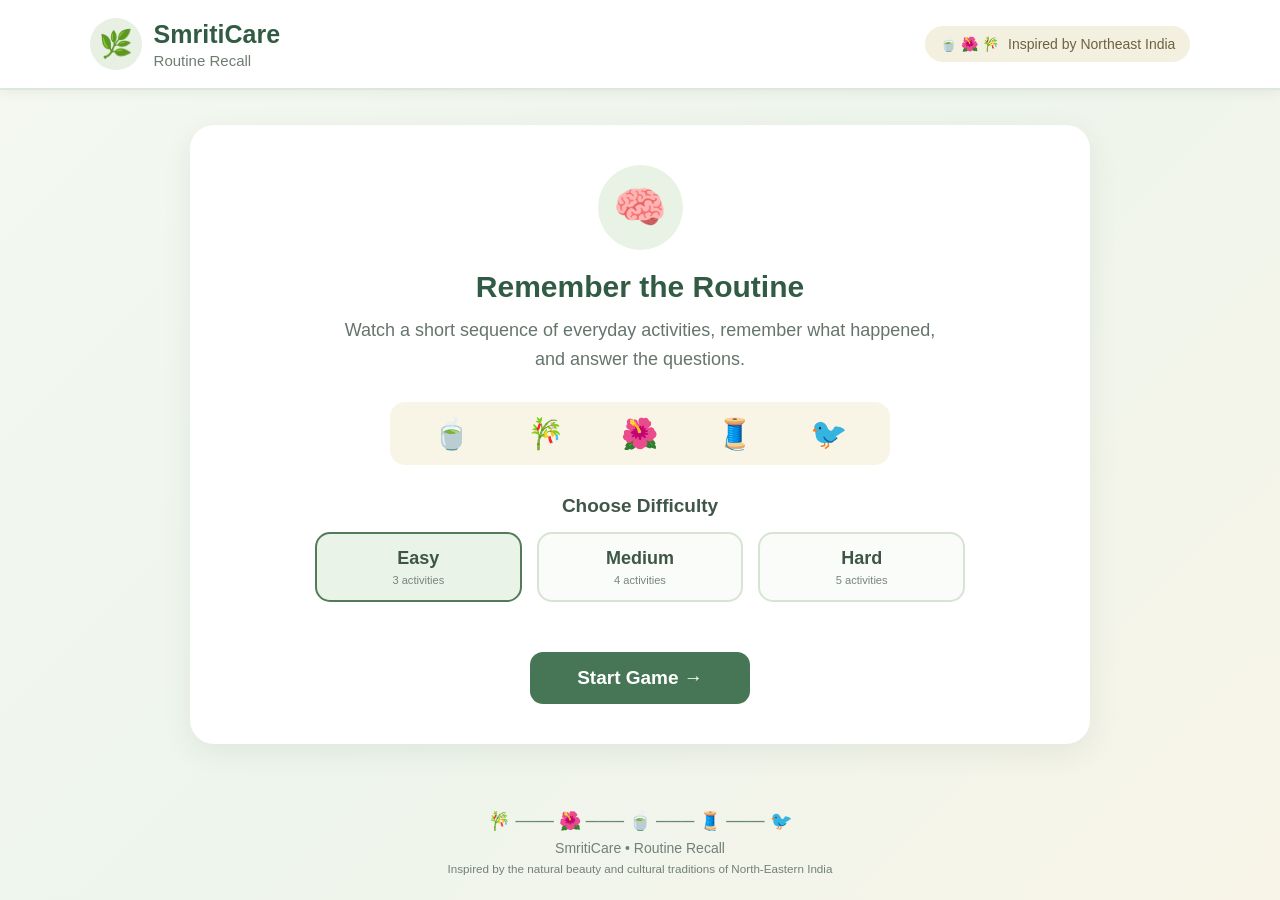
<file: games/routine-recall-game/routine.html>
<!DOCTYPE html>
<html lang="en">
<head>
    <meta charset="UTF-8">
    <meta name="viewport" content="width=device-width, initial-scale=1.0">

    <title>SmritiCare - Routine Recall</title>

    <link rel="stylesheet" href="routine.css">
</head>

<body>

    <div class="page-wrapper">

        <!-- HEADER -->
        <header class="game-header">

            <div class="brand">
                <div class="brand-icon">🌿</div>

                <div>
                    <h1>SmritiCare</h1>
                    <p>Routine Recall</p>
                </div>
            </div>

            <div class="cultural-badge">
                🍵 🌺 🎋
                <span>Inspired by Northeast India</span>
            </div>

        </header>


        <!-- MAIN GAME -->
        <main class="game-container">

            <!-- INTRO -->
            <section id="introScreen" class="screen">

                <div class="welcome-icon">🧠</div>

                <h2>Remember the Routine</h2>

                <p class="intro-text">
                    Watch a short sequence of everyday activities,
                    remember what happened, and answer the questions.
                </p>

                <div class="cultural-strip">
                    <span>🍵</span>
                    <span>🎋</span>
                    <span>🌺</span>
                    <span>🧵</span>
                    <span>🐦</span>
                </div>

                <div class="difficulty-section">

                    <h3>Choose Difficulty</h3>

                    <div class="difficulty-buttons">

                        <button class="difficulty-btn active"
                                data-difficulty="easy">
                            <strong>Easy</strong>
                            <small>3 activities</small>
                        </button>

                        <button class="difficulty-btn"
                                data-difficulty="medium">
                            <strong>Medium</strong>
                            <small>4 activities</small>
                        </button>

                        <button class="difficulty-btn"
                                data-difficulty="hard">
                            <strong>Hard</strong>
                            <small>5 activities</small>
                        </button>

                    </div>

                </div>

                <button id="startBtn" class="primary-btn">
                    Start Game →
                </button>

            </section>


            <!-- SEQUENCE SCREEN -->
            <section id="sequenceScreen" class="screen hidden">

                <div class="progress-area">

                    <div class="progress-info">
                        <span>Remember this routine</span>
                        <span id="sequenceTimer">10</span>
                    </div>

                    <div class="progress-bar">
                        <div id="sequenceProgress"></div>
                    </div>

                </div>

                <h2>What happened during the routine?</h2>

                <p class="instruction">
                    Take your time and remember the order.
                </p>

                <div id="sequenceContainer" class="sequence-container">
                </div>

                <button id="readyBtn" class="primary-btn">
                    I'm Ready →
                </button>

            </section>


            <!-- QUESTION SCREEN -->
            <section id="questionScreen" class="screen hidden">

                <div class="question-header">

                    <div class="question-number">
                        Question <span id="questionNumber">1</span>
                    </div>

                    <div class="score-display">
                        ⭐ <span id="scoreDisplay">0</span>
                    </div>

                </div>

                <div class="question-card">

                    <div class="question-icon">
                        🧠
                    </div>

                    <h2 id="questionText">
                        What happened first?
                    </h2>

                </div>

                <div id="optionsContainer" class="options-container">
                </div>

                <div id="feedback" class="feedback hidden">
                </div>

                <button id="nextBtn" class="primary-btn hidden">
                    Next Question →
                </button>

            </section>


            <!-- RESULT SCREEN -->
            <section id="resultScreen" class="screen hidden">

                <div class="result-icon">
                    🌺
                </div>

                <h2>Routine Complete!</h2>

                <p class="result-message">
                    Great job remembering the routine.
                </p>

                <div class="result-card">

                    <div class="result-item">
                        <span>⭐</span>
                        <strong id="finalScore">0</strong>
                        <small>Score</small>
                    </div>

                    <div class="result-item">
                        <span>🎯</span>
                        <strong id="finalCorrect">0</strong>
                        <small>Correct</small>
                    </div>

                    <div class="result-item">
                        <span>⏱️</span>
                        <strong id="finalTime">0s</strong>
                        <small>Time</small>
                    </div>

                </div>

                <div class="cultural-message">
                    🍵 Take a moment to relax and enjoy the day 🌿
                </div>

                <button id="restartBtn" class="primary-btn">
                    Play Again ↻
                </button>

            </section>

        </main>


        <!-- FOOTER -->
        <footer>

            <div class="footer-pattern">
                🎋 ─── 🌺 ─── 🍵 ─── 🧵 ─── 🐦
            </div>

            <p>
                SmritiCare • Routine Recall
            </p>

            <small>
                Inspired by the natural beauty and cultural traditions
                of North-Eastern India
            </small>

        </footer>

    </div>

    <script src="routine.js"></script>

</body>
</html>
</file>
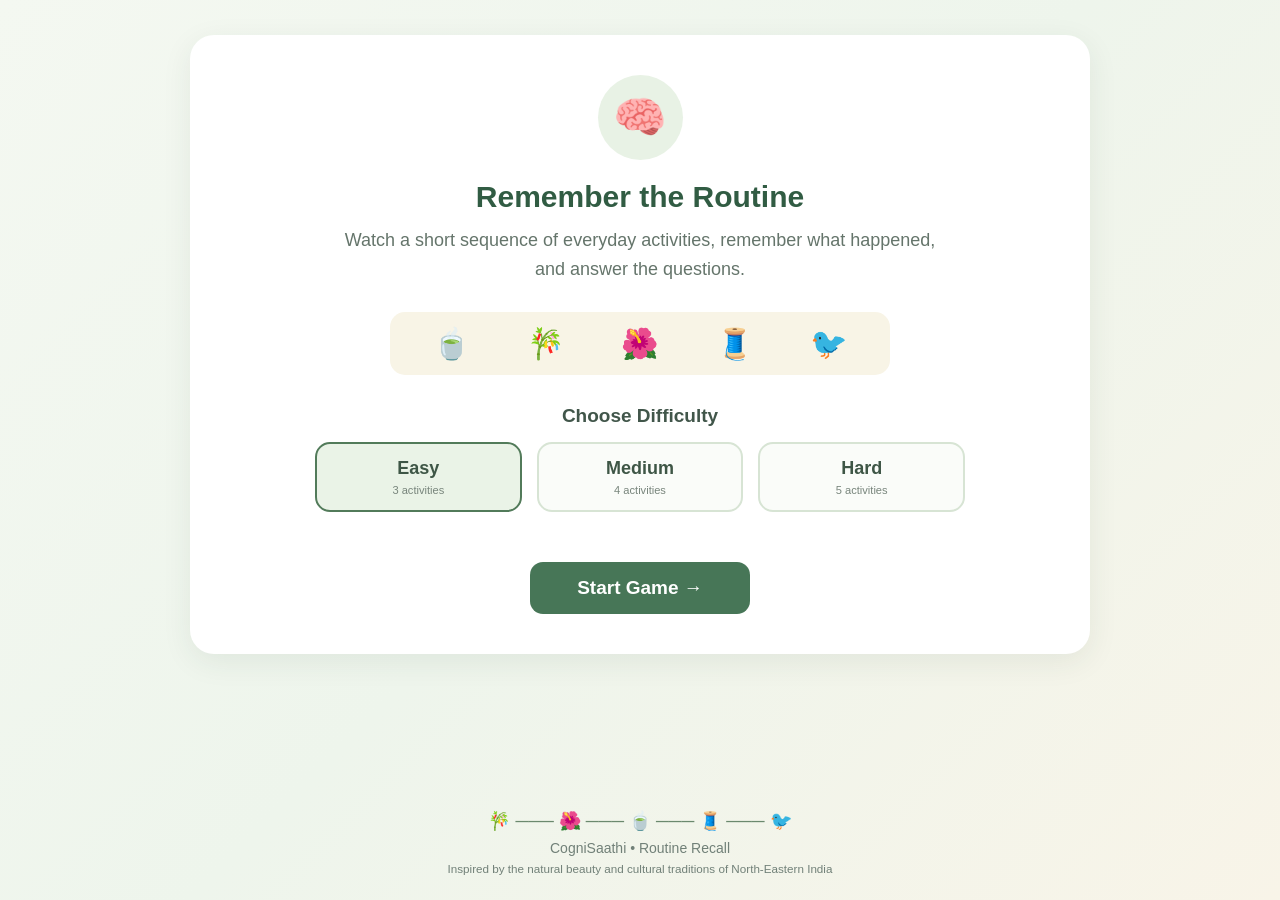
<file: public/games/routine.html>
<!DOCTYPE html>
<html lang="en">
<head>
    <meta charset="UTF-8">
    <meta name="viewport" content="width=device-width, initial-scale=1.0">

    <title>CogniSaathi - Routine Recall</title>

    <link rel="stylesheet" href="routine.css">
</head>

<body>

    <div class="page-wrapper">

        <!-- HEADER -->
        <header class="game-header game-header-hide">

            <div class="brand">
                <div class="brand-icon">🌿</div>

                <div>
                    <h1>CogniSaathi</h1>
                    <p>Routine Recall</p>
                </div>
            </div>

            <div class="cultural-badge">
                🍵 🌺 🎋
                <span>Inspired by Northeast India</span>
            </div>

        </header>


        <!-- MAIN GAME -->
        <main class="game-container">

            <!-- INTRO -->
            <section id="introScreen" class="screen">

                <div class="welcome-icon">🧠</div>

                <h2 id="routine-title">Remember the Routine</h2>

                <p class="intro-text" id="routine-intro">
    Watch a short sequence of everyday activities,
    remember what happened, and answer the questions.
</p>

                <div class="cultural-strip">
                    <span>🍵</span>
                    <span>🎋</span>
                    <span>🌺</span>
                    <span>🧵</span>
                    <span>🐦</span>
                </div>

                <div class="difficulty-section">

                    <h3 id="routine-difficulty-title">Choose Difficulty</h3>

                    <div class="difficulty-buttons">

                        <button class="difficulty-btn active"
                                data-difficulty="easy">
                            <strong id="routine-easy">Easy</strong>
                       <small id="routine-easy-sub">3 activities</small>
                        </button>

                        <button class="difficulty-btn"
                                data-difficulty="medium">
                            <strong id="routine-medium">Medium</strong>
                        <small id="routine-medium-sub">4 activities</small>
                        </button>

                        <button class="difficulty-btn"
                                data-difficulty="hard">
                            <strong id="routine-hard">Hard</strong>
                       <small id="routine-hard-sub">5 activities</small>
                        </button>

                    </div>

                </div>

                <button id="startBtn" class="primary-btn">
                    Start Game →
                </button>

            </section>


            <!-- SEQUENCE SCREEN -->
            <section id="sequenceScreen" class="screen hidden">

                <div class="progress-area">

                    <div class="progress-info">
                        <span>Remember this routine</span>
                        <span id="sequenceTimer">10</span>
                    </div>

                    <div class="progress-bar">
                        <div id="sequenceProgress"></div>
                    </div>

                </div>

                <h2>What happened during the routine?</h2>

                <p class="instruction">
                    Take your time and remember the order.
                </p>

                <div id="sequenceContainer" class="sequence-container">
                </div>

                <button id="readyBtn" class="primary-btn">
                    I'm Ready →
                </button>

            </section>


            <!-- QUESTION SCREEN -->
            <section id="questionScreen" class="screen hidden">

                <div class="question-header">

                    <div class="question-number">
                        Question <span id="questionNumber">1</span>
                    </div>

                    <div class="score-display">
                        ⭐ <span id="scoreDisplay">0</span>
                    </div>

                </div>

                <div class="question-card">

                    <div class="question-icon">
                        🧠
                    </div>

                    <h2 id="questionText">
                        What happened first?
                    </h2>

                </div>

                <div id="optionsContainer" class="options-container">
                </div>

                <div id="feedback" class="feedback hidden">
                </div>

                <button id="nextBtn" class="primary-btn hidden">
                    Next Question →
                </button>

            </section>


            <!-- RESULT SCREEN -->
            <section id="resultScreen" class="screen hidden">

                <div class="result-icon">
                    🌺
                </div>

                <h2>Routine Complete!</h2>

                <p class="result-message">
                    Great job remembering the routine.
                </p>

                <div class="result-card">

                    <div class="result-item">
                        <span>⭐</span>
                        <strong id="finalScore">0</strong>
                        <small>Score</small>
                    </div>

                    <div class="result-item">
                        <span>🎯</span>
                        <strong id="finalCorrect">0</strong>
                        <small>Correct</small>
                    </div>

                    <div class="result-item">
                        <span>⏱️</span>
                        <strong id="finalTime">0s</strong>
                        <small>Time</small>
                    </div>

                </div>

                <div class="cultural-message">
                    🍵 Take a moment to relax and enjoy the day 🌿
                </div>

                <button id="restartBtn" class="primary-btn">
                    Play Again ↻
                </button>

            </section>

        </main>


        <!-- FOOTER -->
        <footer>

            <div class="footer-pattern">
                🎋 ─── 🌺 ─── 🍵 ─── 🧵 ─── 🐦
            </div>

            <p>
                CogniSaathi • Routine Recall
            </p>

            <small>
                Inspired by the natural beauty and cultural traditions
                of North-Eastern India
            </small>

        </footer>

    </div>

    <script src="../../voice.js"></script>
<script src="game-i18n.js"></script>
<script src="routine.js"></script>

</body>
</html>
</file>
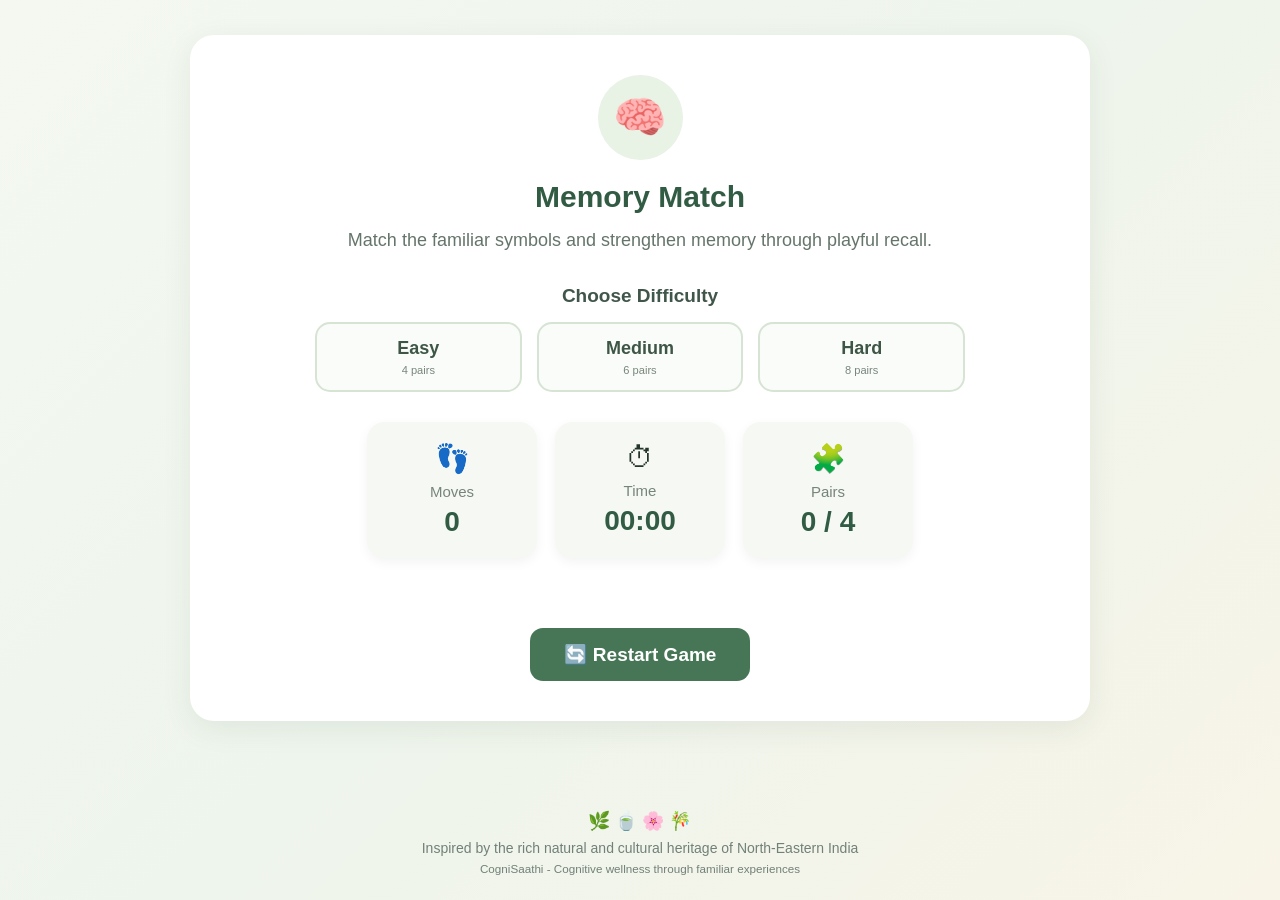
<file: dashboard-backup/public/games/memory.html>
<!DOCTYPE html>
<html lang="en">
<head>
    <meta charset="UTF-8">
    <meta name="viewport" content="width=device-width, initial-scale=1.0">
    <title>Memory Match | CogniSaathi</title>
    <link rel="stylesheet" href="memory.css">
</head>
<body>
    <div class="page-wrapper">

        <header class="game-header game-header-hide">
            <div class="brand">
                <div class="brand-icon">🌿</div>
                <div>
                    <h1>CogniSaathi</h1>
                    <p>Memory Match</p>
                </div>
            </div>

            <div class="cultural-badge">
                <span>🍵</span>
                <span>🌸</span>
                <span>🎋</span>
                <span>Inspired by Northeast India</span>
            </div>
        </header>

        <main class="game-container">
            <section class="screen">

                <div class="welcome-icon">🧠</div>

                <h2>Memory Match</h2>

                <p class="intro-text">
                    Match the familiar symbols and strengthen memory through playful recall.
                </p>

                <div class="difficulty-section">
                    <h3>Choose Difficulty</h3>

                    <div class="difficulty-buttons">
                        <button class="difficulty-btn" data-level="easy">
                            <strong>Easy</strong>
                            <small>4 pairs</small>
                        </button>

                        <button class="difficulty-btn" data-level="medium">
                            <strong>Medium</strong>
                            <small>6 pairs</small>
                        </button>

                        <button class="difficulty-btn" data-level="hard">
                            <strong>Hard</strong>
                            <small>8 pairs</small>
                        </button>
                    </div>
                </div>

                <section class="scoreboard">
                    <div class="score-card">
                        <span>👣</span>
                        <small>Moves</small>
                        <strong id="moves">0</strong>
                    </div>

                    <div class="score-card">
                        <span>⏱</span>
                        <small>Time</small>
                        <strong id="timer">00:00</strong>
                    </div>

                    <div class="score-card">
                        <span>🧩</span>
                        <small>Pairs</small>
                        <strong id="pairs">0 / 4</strong>
                    </div>
                </section>

                <section id="game-board"></section>

                <button id="restart-btn" class="primary-btn">
                    🔄 Restart Game
                </button>

                <section id="win-message" class="completion-screen hidden">
                    <div class="result-icon">🏆</div>

                    <h2>Great Job!</h2>

                    <p class="result-message">
                        You completed the memory challenge.
                    </p>

                    <div class="result-card">
                        <div class="result-item">
                            <span>⭐</span>
                            <strong id="final-score">0</strong>
                            <small>Score</small>
                        </div>

                        <div class="result-item">
                            <span>🧩</span>
                            <strong id="final-pairs">0 / 4</strong>
                            <small>Pairs</small>
                        </div>

                        <div class="result-item">
                            <span>👣</span>
                            <strong id="final-moves">0</strong>
                            <small>Moves</small>
                        </div>

                        <div class="result-item">
                            <span>⏱</span>
                            <strong id="final-time">00:00</strong>
                            <small>Time</small>
                        </div>
                    </div>

                    <p id="performance-message" class="performance-message"></p>

                    <button id="play-again" class="primary-btn">
                        Play Again
                    </button>
                </section>

            </section>
        </main>

        <footer>
            <div class="footer-pattern">🌿 🍵 🌸 🎋</div>
            Inspired by the rich natural and cultural heritage of North-Eastern India
            <small>CogniSaathi - Cognitive wellness through familiar experiences</small>
        </footer>
    </div>

    <script src="memory.js"></script>
</body>
</html>
</file>
<file: games/routine-recall-game/routine.css>
* {
    box-sizing: border-box;
    margin: 0;
    padding: 0;
}

body {
    font-family: Arial, Helvetica, sans-serif;
    background:
        linear-gradient(
            135deg,
            #f4f8f1,
            #eef5ec,
            #f8f4e8
        );
    color: #24352b;
    min-height: 100vh;
}

.page-wrapper {
    min-height: 100vh;
    display: flex;
    flex-direction: column;
}


/* ================= HEADER ================= */

.game-header {
    background: #ffffff;
    padding: 18px 7%;
    display: flex;
    justify-content: space-between;
    align-items: center;
    border-bottom: 2px solid #dce8d9;
    box-shadow: 0 3px 12px rgba(0, 0, 0, 0.05);
}

.brand {
    display: flex;
    align-items: center;
    gap: 12px;
}

.brand-icon {
    width: 52px;
    height: 52px;
    border-radius: 50%;
    background: #e7f0e3;
    display: flex;
    justify-content: center;
    align-items: center;
    font-size: 27px;
}

.brand h1 {
    font-size: 25px;
    color: #315c43;
}

.brand p {
    font-size: 15px;
    color: #6d7d72;
    margin-top: 3px;
}

.cultural-badge {
    display: flex;
    align-items: center;
    gap: 9px;
    background: #f4f0df;
    padding: 10px 15px;
    border-radius: 25px;
    color: #6c6242;
    font-size: 14px;
}


/* ================= MAIN ================= */

.game-container {
    width: min(900px, 92%);
    margin: 35px auto;
    flex: 1;
}

.screen {
    background: white;
    border-radius: 24px;
    padding: 40px;
    box-shadow: 0 8px 30px rgba(40, 70, 45, 0.08);
    text-align: center;
}

.hidden {
    display: none !important;
}


/* ================= INTRO ================= */

.welcome-icon {
    width: 85px;
    height: 85px;
    margin: 0 auto 20px;
    border-radius: 50%;
    background: #e8f2e5;
    display: flex;
    justify-content: center;
    align-items: center;
    font-size: 43px;
}

.screen h2 {
    color: #315c43;
    font-size: 30px;
    margin-bottom: 12px;
}

.intro-text {
    max-width: 600px;
    margin: 0 auto;
    color: #65756b;
    font-size: 18px;
    line-height: 1.6;
}

.cultural-strip {
    margin: 28px auto;
    padding: 14px;
    max-width: 500px;
    background: #f8f4e6;
    border-radius: 15px;
    display: flex;
    justify-content: space-around;
    font-size: 30px;
}

.difficulty-section {
    margin: 30px auto;
    max-width: 650px;
}

.difficulty-section h3 {
    color: #41564a;
    margin-bottom: 15px;
    font-size: 19px;
}

.difficulty-buttons {
    display: flex;
    gap: 15px;
    justify-content: center;
}

.difficulty-btn {
    flex: 1;
    min-height: 70px;
    border: 2px solid #d7e4d4;
    border-radius: 15px;
    background: #fafcf9;
    cursor: pointer;
    padding: 10px;
    color: #3e5646;
    transition: 0.2s;
}

.difficulty-btn strong {
    display: block;
    font-size: 18px;
}

.difficulty-btn small {
    display: block;
    margin-top: 5px;
    color: #78857c;
}

.difficulty-btn:hover {
    transform: translateY(-2px);
    border-color: #729675;
}

.difficulty-btn.active {
    background: #eaf3e7;
    border-color: #527b5a;
}


/* ================= BUTTON ================= */

.primary-btn {
    margin-top: 20px;
    border: none;
    background: #477657;
    color: white;
    font-size: 19px;
    font-weight: bold;
    padding: 15px 30px;
    border-radius: 13px;
    cursor: pointer;
    transition: 0.2s;
    min-width: 220px;
}

.primary-btn:hover {
    background: #386347;
    transform: translateY(-2px);
}

.primary-btn:active {
    transform: translateY(0);
}


/* ================= SEQUENCE ================= */

.progress-area {
    max-width: 650px;
    margin: 0 auto 30px;
}

.progress-info {
    display: flex;
    justify-content: space-between;
    color: #66766c;
    margin-bottom: 8px;
    font-weight: bold;
}

.progress-bar {
    height: 10px;
    background: #e7eee5;
    border-radius: 20px;
    overflow: hidden;
}

#sequenceProgress {
    height: 100%;
    width: 0%;
    background: #6c9671;
    transition: width 0.3s;
}

.instruction {
    color: #718078;
    margin-bottom: 25px;
    font-size: 17px;
}

.sequence-container {
    display: grid;
    grid-template-columns: repeat(auto-fit, minmax(130px, 1fr));
    gap: 15px;
    max-width: 750px;
    margin: 0 auto;
}

.sequence-item {
    background: #f5f8f3;
    border: 2px solid #dce8d9;
    border-radius: 17px;
    padding: 20px 10px;
    min-height: 130px;
    display: flex;
    flex-direction: column;
    align-items: center;
    justify-content: center;
    animation: appear 0.4s ease;
}

.sequence-item .emoji {
    font-size: 42px;
    margin-bottom: 10px;
}

.sequence-item .activity {
    font-size: 16px;
    font-weight: bold;
    color: #405547;
}

@keyframes appear {
    from {
        opacity: 0;
        transform: translateY(10px);
    }

    to {
        opacity: 1;
        transform: translateY(0);
    }
}


/* ================= QUESTION ================= */

.question-header {
    display: flex;
    justify-content: space-between;
    align-items: center;
    margin-bottom: 25px;
}

.question-number,
.score-display {
    background: #f0f5ed;
    padding: 10px 16px;
    border-radius: 20px;
    font-weight: bold;
    color: #496351;
}

.question-card {
    background: #f7f4e8;
    border-radius: 20px;
    padding: 30px 20px;
    margin-bottom: 25px;
}

.question-icon {
    font-size: 40px;
    margin-bottom: 12px;
}

.question-card h2 {
    font-size: 25px;
    margin-bottom: 0;
    color: #3d5545;
}

.options-container {
    display: grid;
    grid-template-columns: repeat(2, 1fr);
    gap: 14px;
    max-width: 650px;
    margin: 0 auto;
}

.option-btn {
    background: #ffffff;
    border: 2px solid #d9e4d7;
    border-radius: 15px;
    padding: 17px;
    font-size: 17px;
    font-weight: bold;
    color: #405547;
    cursor: pointer;
    transition: 0.2s;
}

.option-btn:hover {
    background: #f1f6ef;
    border-color: #759779;
    transform: translateY(-2px);
}

.option-btn.correct {
    background: #e4f1e4;
    border-color: #57915e;
}

.option-btn.wrong {
    background: #f8e9e5;
    border-color: #bd7770;
}

.option-btn:disabled {
    cursor: default;
}


/* ================= FEEDBACK ================= */

.feedback {
    max-width: 600px;
    margin: 20px auto 0;
    padding: 15px;
    border-radius: 13px;
    font-size: 17px;
    font-weight: bold;
}

.feedback.correct {
    background: #e8f3e7;
    color: #3e7045;
}

.feedback.wrong {
    background: #f8e9e5;
    color: #87534d;
}


/* ================= RESULTS ================= */

.result-icon {
    width: 90px;
    height: 90px;
    margin: 0 auto 20px;
    border-radius: 50%;
    background: #f7f0d9;
    display: flex;
    align-items: center;
    justify-content: center;
    font-size: 45px;
}

.result-message {
    color: #6b786f;
    font-size: 18px;
}

.result-card {
    display: flex;
    justify-content: center;
    gap: 18px;
    margin: 30px auto;
}

.result-item {
    width: 150px;
    background: #f5f8f3;
    border-radius: 18px;
    padding: 20px 10px;
}

.result-item span {
    display: block;
    font-size: 27px;
    margin-bottom: 7px;
}

.result-item strong {
    display: block;
    color: #315c43;
    font-size: 27px;
}

.result-item small {
    display: block;
    margin-top: 5px;
    color: #77847b;
}

.cultural-message {
    background: #f8f4e6;
    padding: 15px;
    border-radius: 15px;
    color: #665f46;
    margin: 20px auto;
    max-width: 550px;
}


/* ================= FOOTER ================= */

footer {
    text-align: center;
    padding: 25px;
    color: #718078;
    font-size: 14px;
}

.footer-pattern {
    color: #6b896e;
    margin-bottom: 8px;
    font-size: 18px;
}

footer small {
    display: block;
    margin-top: 6px;
}


/* ================= MOBILE ================= */

@media (max-width: 650px) {

    .game-header {
        padding: 15px 5%;
        flex-direction: column;
        gap: 15px;
        text-align: center;
    }

    .game-container {
        width: 94%;
        margin: 20px auto;
    }

    .screen {
        padding: 25px 18px;
    }

    .screen h2 {
        font-size: 25px;
    }

    .difficulty-buttons {
        flex-direction: column;
    }

    .options-container {
        grid-template-columns: 1fr;
    }

    .result-card {
        flex-direction: column;
        align-items: center;
    }

    .result-item {
        width: 80%;
    }

    .cultural-badge {
        font-size: 12px;
    }
}
</file>
<file: public/games/routine.css>
* {
    box-sizing: border-box;
    margin: 0;
    padding: 0;
}

body {
    font-family: Arial, Helvetica, sans-serif;
    background:
        linear-gradient(
            135deg,
            #f4f8f1,
            #eef5ec,
            #f8f4e8
        );
    color: #24352b;
    min-height: 100vh;
}

.page-wrapper {
    min-height: 100vh;
    display: flex;
    flex-direction: column;
}


/* ================= HEADER ================= */

.game-header {
    background: #ffffff;
    padding: 18px 7%;
    display: flex;
    justify-content: space-between;
    align-items: center;
    border-bottom: 2px solid #dce8d9;
    box-shadow: 0 3px 12px rgba(0, 0, 0, 0.05);
}

.brand {
    display: flex;
    align-items: center;
    gap: 12px;
}

.brand-icon {
    width: 52px;
    height: 52px;
    border-radius: 50%;
    background: #e7f0e3;
    display: flex;
    justify-content: center;
    align-items: center;
    font-size: 27px;
}

.brand h1 {
    font-size: 25px;
    color: #315c43;
}

.brand p {
    font-size: 15px;
    color: #6d7d72;
    margin-top: 3px;
}

.cultural-badge {
    display: flex;
    align-items: center;
    gap: 9px;
    background: #f4f0df;
    padding: 10px 15px;
    border-radius: 25px;
    color: #6c6242;
    font-size: 14px;
}


/* ================= MAIN ================= */

.game-container {
    width: min(900px, 92%);
    margin: 35px auto;
    flex: 1;
}

.screen {
    background: white;
    border-radius: 24px;
    padding: 40px;
    box-shadow: 0 8px 30px rgba(40, 70, 45, 0.08);
    text-align: center;
}

.hidden {
    display: none !important;
}


/* ================= INTRO ================= */

.welcome-icon {
    width: 85px;
    height: 85px;
    margin: 0 auto 20px;
    border-radius: 50%;
    background: #e8f2e5;
    display: flex;
    justify-content: center;
    align-items: center;
    font-size: 43px;
}

.screen h2 {
    color: #315c43;
    font-size: 30px;
    margin-bottom: 12px;
}

.intro-text {
    max-width: 600px;
    margin: 0 auto;
    color: #65756b;
    font-size: 18px;
    line-height: 1.6;
}

.cultural-strip {
    margin: 28px auto;
    padding: 14px;
    max-width: 500px;
    background: #f8f4e6;
    border-radius: 15px;
    display: flex;
    justify-content: space-around;
    font-size: 30px;
}

.difficulty-section {
    margin: 30px auto;
    max-width: 650px;
}

.difficulty-section h3 {
    color: #41564a;
    margin-bottom: 15px;
    font-size: 19px;
}

.difficulty-buttons {
    display: flex;
    gap: 15px;
    justify-content: center;
}

.difficulty-btn {
    flex: 1;
    min-height: 70px;
    border: 2px solid #d7e4d4;
    border-radius: 15px;
    background: #fafcf9;
    cursor: pointer;
    padding: 10px;
    color: #3e5646;
    transition: 0.2s;
}

.difficulty-btn strong {
    display: block;
    font-size: 18px;
}

.difficulty-btn small {
    display: block;
    margin-top: 5px;
    color: #78857c;
}

.difficulty-btn:hover {
    transform: translateY(-2px);
    border-color: #729675;
}

.difficulty-btn.active {
    background: #eaf3e7;
    border-color: #527b5a;
}


/* ================= BUTTON ================= */

.primary-btn {
    margin-top: 20px;
    border: none;
    background: #477657;
    color: white;
    font-size: 19px;
    font-weight: bold;
    padding: 15px 30px;
    border-radius: 13px;
    cursor: pointer;
    transition: 0.2s;
    min-width: 220px;
}

.primary-btn:hover {
    background: #386347;
    transform: translateY(-2px);
}

.primary-btn:active {
    transform: translateY(0);
}


/* ================= SEQUENCE ================= */

.progress-area {
    max-width: 650px;
    margin: 0 auto 30px;
}

.progress-info {
    display: flex;
    justify-content: space-between;
    color: #66766c;
    margin-bottom: 8px;
    font-weight: bold;
}

.progress-bar {
    height: 10px;
    background: #e7eee5;
    border-radius: 20px;
    overflow: hidden;
}

#sequenceProgress {
    height: 100%;
    width: 0%;
    background: #6c9671;
    transition: width 0.3s;
}

.instruction {
    color: #718078;
    margin-bottom: 25px;
    font-size: 17px;
}

.sequence-container {
    display: grid;
    grid-template-columns: repeat(auto-fit, minmax(130px, 1fr));
    gap: 15px;
    max-width: 750px;
    margin: 0 auto;
}

.sequence-item {
    background: #f5f8f3;
    border: 2px solid #dce8d9;
    border-radius: 17px;
    padding: 20px 10px;
    min-height: 130px;
    display: flex;
    flex-direction: column;
    align-items: center;
    justify-content: center;
    animation: appear 0.4s ease;
}

.sequence-item .emoji {
    font-size: 42px;
    margin-bottom: 10px;
}

.sequence-item .activity {
    font-size: 16px;
    font-weight: bold;
    color: #405547;
}

@keyframes appear {
    from {
        opacity: 0;
        transform: translateY(10px);
    }

    to {
        opacity: 1;
        transform: translateY(0);
    }
}


/* ================= QUESTION ================= */

.question-header {
    display: flex;
    justify-content: space-between;
    align-items: center;
    margin-bottom: 25px;
}

.question-number,
.score-display {
    background: #f0f5ed;
    padding: 10px 16px;
    border-radius: 20px;
    font-weight: bold;
    color: #496351;
}

.question-card {
    background: #f7f4e8;
    border-radius: 20px;
    padding: 30px 20px;
    margin-bottom: 25px;
}

.question-icon {
    font-size: 40px;
    margin-bottom: 12px;
}

.question-card h2 {
    font-size: 25px;
    margin-bottom: 0;
    color: #3d5545;
}

.options-container {
    display: grid;
    grid-template-columns: repeat(2, 1fr);
    gap: 14px;
    max-width: 650px;
    margin: 0 auto;
}

.option-btn {
    background: #ffffff;
    border: 2px solid #d9e4d7;
    border-radius: 15px;
    padding: 17px;
    font-size: 17px;
    font-weight: bold;
    color: #405547;
    cursor: pointer;
    transition: 0.2s;
}

.option-btn:hover {
    background: #f1f6ef;
    border-color: #759779;
    transform: translateY(-2px);
}

.option-btn.correct {
    background: #e4f1e4;
    border-color: #57915e;
}

.option-btn.wrong {
    background: #f8e9e5;
    border-color: #bd7770;
}

.option-btn:disabled {
    cursor: default;
}


/* ================= FEEDBACK ================= */

.feedback {
    max-width: 600px;
    margin: 20px auto 0;
    padding: 15px;
    border-radius: 13px;
    font-size: 17px;
    font-weight: bold;
}

.feedback.correct {
    background: #e8f3e7;
    color: #3e7045;
}

.feedback.wrong {
    background: #f8e9e5;
    color: #87534d;
}


/* ================= RESULTS ================= */

.result-icon {
    width: 90px;
    height: 90px;
    margin: 0 auto 20px;
    border-radius: 50%;
    background: #f7f0d9;
    display: flex;
    align-items: center;
    justify-content: center;
    font-size: 45px;
}

.result-message {
    color: #6b786f;
    font-size: 18px;
}

.result-card {
    display: flex;
    justify-content: center;
    gap: 18px;
    margin: 30px auto;
}

.result-item {
    width: 150px;
    background: #f5f8f3;
    border-radius: 18px;
    padding: 20px 10px;
}

.result-item span {
    display: block;
    font-size: 27px;
    margin-bottom: 7px;
}

.result-item strong {
    display: block;
    color: #315c43;
    font-size: 27px;
}

.result-item small {
    display: block;
    margin-top: 5px;
    color: #77847b;
}

.cultural-message {
    background: #f8f4e6;
    padding: 15px;
    border-radius: 15px;
    color: #665f46;
    margin: 20px auto;
    max-width: 550px;
}


/* ================= FOOTER ================= */

footer {
    text-align: center;
    padding: 25px;
    color: #718078;
    font-size: 14px;
}

.footer-pattern {
    color: #6b896e;
    margin-bottom: 8px;
    font-size: 18px;
}

footer small {
    display: block;
    margin-top: 6px;
}


/* ================= MOBILE ================= */

@media (max-width: 650px) {

    .game-header {
        padding: 15px 5%;
        flex-direction: column;
        gap: 15px;
        text-align: center;
    }

    .game-container {
        width: 94%;
        margin: 20px auto;
    }

    .screen {
        padding: 25px 18px;
    }

    .screen h2 {
        font-size: 25px;
    }

    .difficulty-buttons {
        flex-direction: column;
    }

    .options-container {
        grid-template-columns: 1fr;
    }

    .result-card {
        flex-direction: column;
        align-items: center;
    }

    .result-item {
        width: 80%;
    }

    .cultural-badge {
        font-size: 12px;
    }
}
.game-header-hide{
  display: none !important;
}
</file>
<file: dashboard-backup/public/games/memory.css>
* {
    box-sizing: border-box;
    margin: 0;
    padding: 0;
}

body {
    font-family: Arial, Helvetica, sans-serif;
    background:
        linear-gradient(
            135deg,
            #f4f8f1,
            #eef5ec,
            #f8f4e8
        );
    color: #24352b;
    min-height: 100vh;
}

.page-wrapper {
    min-height: 100vh;
    display: flex;
    flex-direction: column;
}

/* ================= HEADER ================= */

.game-header {
    background: #ffffff;
    padding: 18px 7%;
    display: flex;
    justify-content: space-between;
    align-items: center;
    border-bottom: 2px solid #dce8d9;
    box-shadow: 0 3px 12px rgba(0, 0, 0, 0.05);
}

.brand {
    display: flex;
    align-items: center;
    gap: 12px;
}

.brand-icon {
    width: 52px;
    height: 52px;
    border-radius: 50%;
    background: #e7f0e3;
    display: flex;
    justify-content: center;
    align-items: center;
    font-size: 27px;
}

.brand h1 {
    font-size: 25px;
    color: #315c43;
}

.brand p {
    font-size: 15px;
    color: #6d7d72;
    margin-top: 3px;
}

.cultural-badge {
    display: flex;
    align-items: center;
    gap: 9px;
    background: #f4f0df;
    padding: 10px 15px;
    border-radius: 25px;
    color: #6c6242;
    font-size: 14px;
}

/* ================= MAIN ================= */

.game-container {
    width: min(900px, 92%);
    margin: 35px auto;
    flex: 1;
}

.screen {
    background: white;
    border-radius: 24px;
    padding: 40px;
    box-shadow: 0 8px 30px rgba(40, 70, 45, 0.08);
    text-align: center;
}

.hidden {
    display: none !important;
}

/* ================= INTRO ================= */

.welcome-icon {
    width: 85px;
    height: 85px;
    margin: 0 auto 20px;
    border-radius: 50%;
    background: #e8f2e5;
    display: flex;
    justify-content: center;
    align-items: center;
    font-size: 43px;
}

.screen h2 {
    color: #315c43;
    font-size: 30px;
    margin-bottom: 12px;
}

.intro-text {
    max-width: 600px;
    margin: 0 auto;
    color: #65756b;
    font-size: 18px;
    line-height: 1.6;
}

/* ================= DIFFICULTY ================= */

.difficulty-section {
    margin: 30px auto;
    max-width: 650px;
}

.difficulty-section h3 {
    color: #41564a;
    margin-bottom: 15px;
    font-size: 19px;
}

.difficulty-buttons {
    display: flex;
    gap: 15px;
    justify-content: center;
}

.difficulty-btn {
    flex: 1;
    min-height: 70px;
    border: 2px solid #d7e4d4;
    border-radius: 15px;
    background: #fafcf9;
    cursor: pointer;
    padding: 10px;
    color: #3e5646;
    transition: 0.2s;
}

.difficulty-btn strong {
    display: block;
    font-size: 18px;
}

.difficulty-btn small {
    display: block;
    margin-top: 5px;
    color: #78857c;
}

.difficulty-btn:hover {
    transform: translateY(-2px);
    border-color: #729675;
}

.difficulty-btn.active {
    background: #eaf3e7;
    border-color: #527b5a;
}

/* ================= SCOREBOARD ================= */

.scoreboard {
    display: flex;
    justify-content: center;
    gap: 18px;
    margin: 25px auto 20px;
    flex-wrap: wrap;
}

.score-card {
    width: 170px;
    background: #f5f8f3;
    border-radius: 18px;
    padding: 20px 10px;
    box-shadow: 0 4px 12px rgba(0, 0, 0, 0.05);
}

.score-card span {
    display: block;
    font-size: 28px;
    margin-bottom: 8px;
}

.score-card small {
    display: block;
    color: #77847b;
    font-size: 15px;
    margin-bottom: 6px;
}

.score-card strong {
    font-size: 28px;
    color: #315c43;
}

/* ================= GAME BOARD ================= */

#game-board {
    display: grid;
    grid-template-columns: repeat(4, 1fr);
    gap: 14px;
    max-width: 700px;
    margin: 25px auto;
}

.card {
    width: 100%;
    aspect-ratio: 1 / 1;
    border: none;
    background: transparent;
    cursor: pointer;
    perspective: 1000px;
    padding: 0;
}

.card-inner {
    position: relative;
    width: 100%;
    height: 100%;
    transition: transform 0.5s;
    transform-style: preserve-3d;
}

.card.flipped .card-inner,
.card.matched .card-inner {
    transform: rotateY(180deg);
}

.card-front,
.card-back {
    position: absolute;
    inset: 0;
    border-radius: 18px;
    display: flex;
    align-items: center;
    justify-content: center;
    font-size: clamp(30px, 6vw, 48px);
    backface-visibility: hidden;
    box-shadow: 0 5px 14px rgba(0, 0, 0, 0.08);
}

.card-back {
    background: #477657;
    color: white;
    border: 3px solid #386347;
}

.card-front {
    background: #ffffff;
    border: 3px solid #b8d7c1;
    transform: rotateY(180deg);
}

.card.matched .card-front {
    background: #e6f3e8;
    border-color: #5a8a64;
}

/* ================= BUTTON ================= */

.primary-btn {
    margin-top: 20px;
    border: none;
    background: #477657;
    color: white;
    font-size: 19px;
    font-weight: bold;
    padding: 15px 30px;
    border-radius: 13px;
    cursor: pointer;
    transition: 0.2s;
    min-width: 220px;
}

.primary-btn:hover {
    background: #386347;
    transform: translateY(-2px);
}

.primary-btn:active {
    transform: translateY(0);
}

/* ================= COMPLETION ================= */

.completion-screen {
    margin-top: 25px;
}

.result-icon {
    width: 90px;
    height: 90px;
    margin: 0 auto 20px;
    border-radius: 50%;
    background: #f7f0d9;
    display: flex;
    align-items: center;
    justify-content: center;
    font-size: 45px;
}

.result-message {
    color: #6b786f;
    font-size: 18px;
}

.result-card {
    display: flex;
    justify-content: center;
    gap: 18px;
    margin: 30px auto;
    flex-wrap: wrap;
}

.result-item {
    width: 150px;
    background: #f5f8f3;
    border-radius: 18px;
    padding: 20px 10px;
}

.result-item span {
    display: block;
    font-size: 27px;
    margin-bottom: 7px;
}

.result-item strong {
    display: block;
    color: #315c43;
    font-size: 27px;
}

.result-item small {
    display: block;
    margin-top: 5px;
    color: #77847b;
}

.performance-message {
    background: #f8f4e6;
    padding: 15px;
    border-radius: 15px;
    color: #665f46;
    margin: 20px auto;
    max-width: 550px;
    font-size: 17px;
    font-weight: bold;
}

/* ================= FOOTER ================= */

footer {
    text-align: center;
    padding: 25px;
    color: #718078;
    font-size: 14px;
}

.footer-pattern {
    color: #6b896e;
    margin-bottom: 8px;
    font-size: 18px;
}

footer small {
    display: block;
    margin-top: 6px;
}

/* ================= MOBILE ================= */

@media (max-width: 650px) {
    .game-header {
        padding: 15px 5%;
        flex-direction: column;
        gap: 15px;
        text-align: center;
    }

    .game-container {
        width: 94%;
        margin: 20px auto;
    }

    .screen {
        padding: 25px 18px;
    }

    .screen h2 {
        font-size: 25px;
    }

    .difficulty-buttons {
        flex-direction: column;
    }

    .result-item {
        width: 80%;
    }

    .cultural-badge {
        font-size: 12px;
    }

    #game-board {
        gap: 10px;
    }

    .score-card {
        width: 100%;
        max-width: 220px;
    }
}

@media (max-width: 500px) {
    #game-board {
        grid-template-columns: repeat(4, 1fr);
        gap: 8px;
    }

    .card-front,
    .card-back {
        border-radius: 12px;
        font-size: 32px;
    }
}
.game-header-hide{
  display: none !important;
}
</file>
